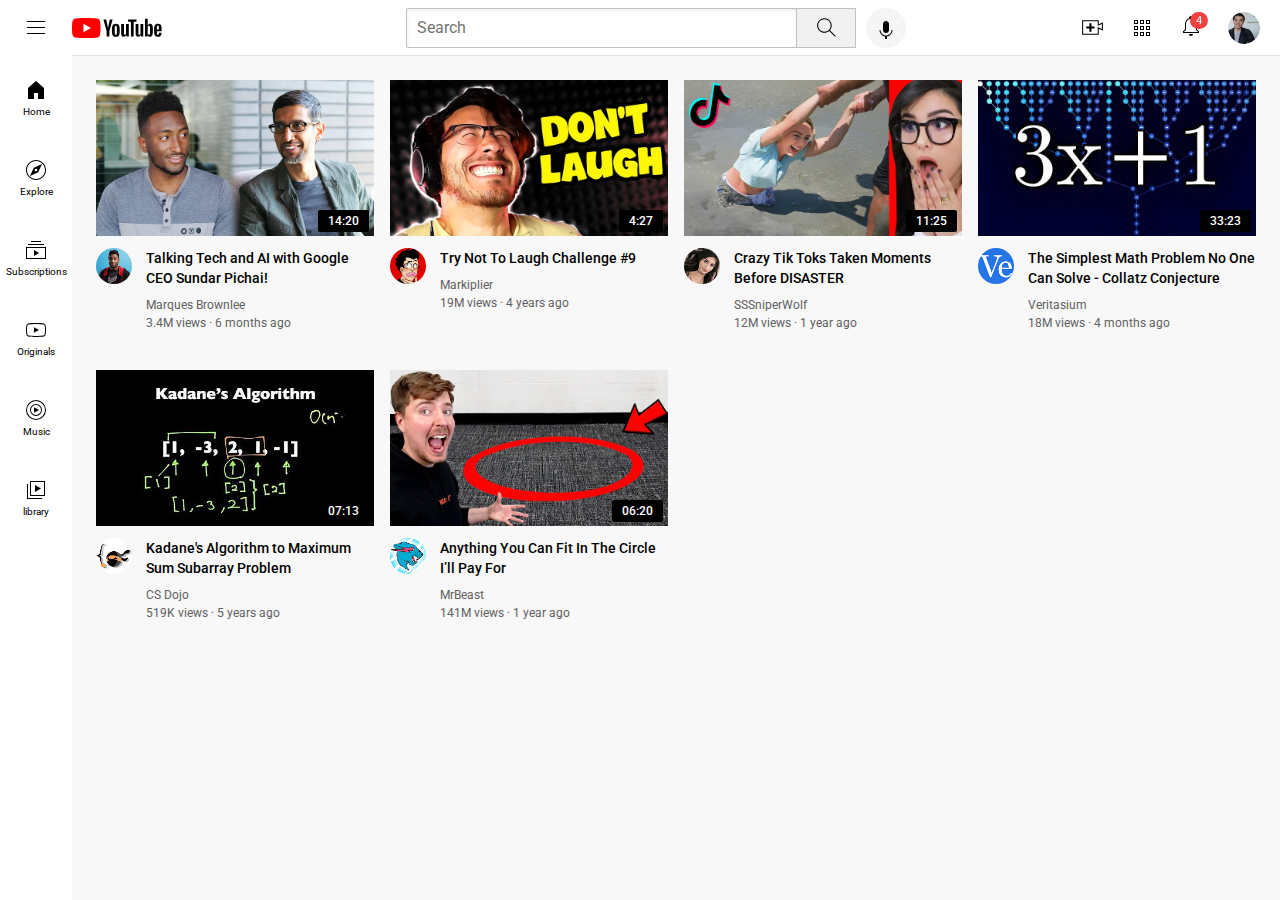
<file: index.html>
<!DOCTYPE html>
<html>
  <head>
    <title>YouTube.com Clone</title>

    <link rel="preconnect" href="https://fonts.googleapis.com">
    <link rel="preconnect" href="https://fonts.gstatic.com" crossorigin>
    <link href="https://fonts.googleapis.com/css2?family=Roboto:wght@400;500;700&display=swap" rel="stylesheet">

    <link rel="stylesheet" href="styles/general.css">
    <link rel="stylesheet" href="styles/header.css">
    <link rel="stylesheet" href="styles/video.css">
    <link rel="stylesheet" href="styles/sidebar.css">

  </head>
  <body>
    <div class="header">
      <div class="left-section">
        <img class="hamburger-logo" src="icons/hamburger-menu.svg">
        <img class="youtube-logo" src="icons/youtube-logo.svg">
      </div>
      <div class="middle-section">
        <input class="search-bar" type="text" placeholder="Search">
        <button class="search-button">
          <img class="search-icon"src="icons/search.svg">
          <div class="tooltip">Search</div>
        </button>
        <button class=voice-search-button>
          <img class=voice-search-icon src="icons/voice-search-icon.svg">
          <div class="tooltip">Search with your voice</div>
        </button>
      </div>
      <div class="right-section">
        <div class="upload-icon-container">
          <img class="search-icon"src="icons/upload.svg">
          <div class="tooltip">Create</div>

        </div>
        
        <img class="youtube-apps-icon"src="icons/youtube-apps.svg">
        <div class="notifications-icon-container">
          <img class="notifications-icon"src="icons/notifications.svg">
          <div class="notifications-count">4</div>

        </div>

        <img class="current-user-picture"src="channel-pictures/my-channel.jpeg">


      </div>
      

    </div>

    <div class="sidebar">
      <div class="sidebar-link">
        <img src="icons/home.svg">
        <div>Home</div>
      </div>
      <div class="sidebar-link">
        <img src="icons/explore.svg">
        <div>Explore</div>
      </div>
      <div class="sidebar-link">
        <img src="icons/subscriptions.svg">
        <div>Subscriptions</div>
      </div>
      <div class="sidebar-link">
        <img src="icons/originals.svg">
        <div>Originals</div>
      </div>
      <div class="sidebar-link">
        <img src="icons/youtube-music.svg">
        <div>Music</div>
      </div>
      <div class="sidebar-link">
        <img src="icons/library.svg">
        <div>library</div>
      </div>




  
    </div>
    

    <div class="video-grid">
      <div class="video-preview">
        <div class="thumbnail-row">
          
          <img class="thumbnail" src="thumbnails/thumbnail-1.webp">
          <div class="video-time">14:20</div>
        </div>
        <div class="video-info-grid">
          <div class="channel-picture">
            <img class="profile-picture" src="channel-pictures/channel-1.jpeg">
          </div>
          <div class="video-info">
            <p class="video-title">
              Talking Tech and AI with Google CEO Sundar Pichai!
            </p>
            <p class="video-author">
              Marques Brownlee
            </p>
            <p class="video-stats">
              3.4M views &#183; 6 months ago
            </p>
          </div>
        </div>
      </div>

      <div class="video-preview">
        <div class="thumbnail-row">
          <img class="thumbnail" src="thumbnails/thumbnail-2.webp">
          <div class="video-time">4:27</div>
        </div>
        <div class="video-info-grid">
          <div class="channel-picture">
            <img class="profile-picture" src="channel-pictures/channel-2.jpeg">
          </div>
          <div class="video-info">
            <p class="video-title">
              Try Not To Laugh Challenge #9
            </p>
            <p class="video-author">
              Markiplier
            </p>
            <p class="video-stats">
              19M views &#183; 4 years ago
            </p>
          </div>
        </div>
      </div>

      <div class="video-preview">
        <div class="thumbnail-row">
          <img class="thumbnail" src="thumbnails/thumbnail-3.webp">
          <div class="video-time">11:25</div>
        </div>
        <div class="video-info-grid">
          <div class="channel-picture">
            <img class="profile-picture" src="channel-pictures/channel-3.jpeg">
          </div>
          <div class="video-info">
            <p class="video-title">
              Crazy Tik Toks Taken Moments Before DISASTER
            </p>
            <p class="video-author">
              SSSniperWolf
            </p>
            <p class="video-stats">
              12M views &#183; 1 year ago
            </p>
          </div>
        </div>
      </div>

      <div class="video-preview">
        <div class="thumbnail-row">
          <img class="thumbnail" src="thumbnails/thumbnail-4.webp">
          <div class="video-time">33:23</div>
        </div>
        <div class="video-info-grid">
          <div class="channel-picture">
            <img class="profile-picture" src="channel-pictures/channel-4.jpeg">
          </div>
          <div class="video-info">
            <p class="video-title">
              The Simplest Math Problem No One Can Solve - Collatz Conjecture
            </p>
            <p class="video-author">
              Veritasium
            </p>
            <p class="video-stats">
              18M views &#183; 4 months ago
            </p>
          </div>
        </div>
      </div>

      <div class="video-preview">
        <div class="thumbnail-row">
          <img class="thumbnail" src="thumbnails/thumbnail-5.webp">
          <div class="video-time">07:13</div>
        </div>
        <div class="video-info-grid">
          <div class="channel-picture">
            <img class="profile-picture" src="channel-pictures/channel-5.jpeg">
          </div>
          <div class="video-info">
            <p class="video-title">
              Kadane's Algorithm to Maximum Sum Subarray Problem
            </p>
            <p class="video-author">
              CS Dojo
            </p>
            <p class="video-stats">
              519K views &#183; 5 years ago
            </p>
          </div>
        </div>
      </div>

      <div class="video-preview">
        <div class="thumbnail-row">
          <img class="thumbnail" src="thumbnails/thumbnail-6.webp">
          <div class="video-time">06:20</div>
        </div>
        <div class="video-info-grid">
          <div class="channel-picture">
            <img class="profile-picture" src="channel-pictures/channel-6.jpeg">
          </div>
          <div class="video-info">
            <p class="video-title">
              Anything You Can Fit In The Circle I’ll Pay For
            </p>
            <p class="video-author">
              MrBeast
            </p>
            <p class="video-stats">
              141M views &#183; 1 year ago
            </p>
          </div>
        </div>
      </div>
    </div>
  </body>
</html>
</file>
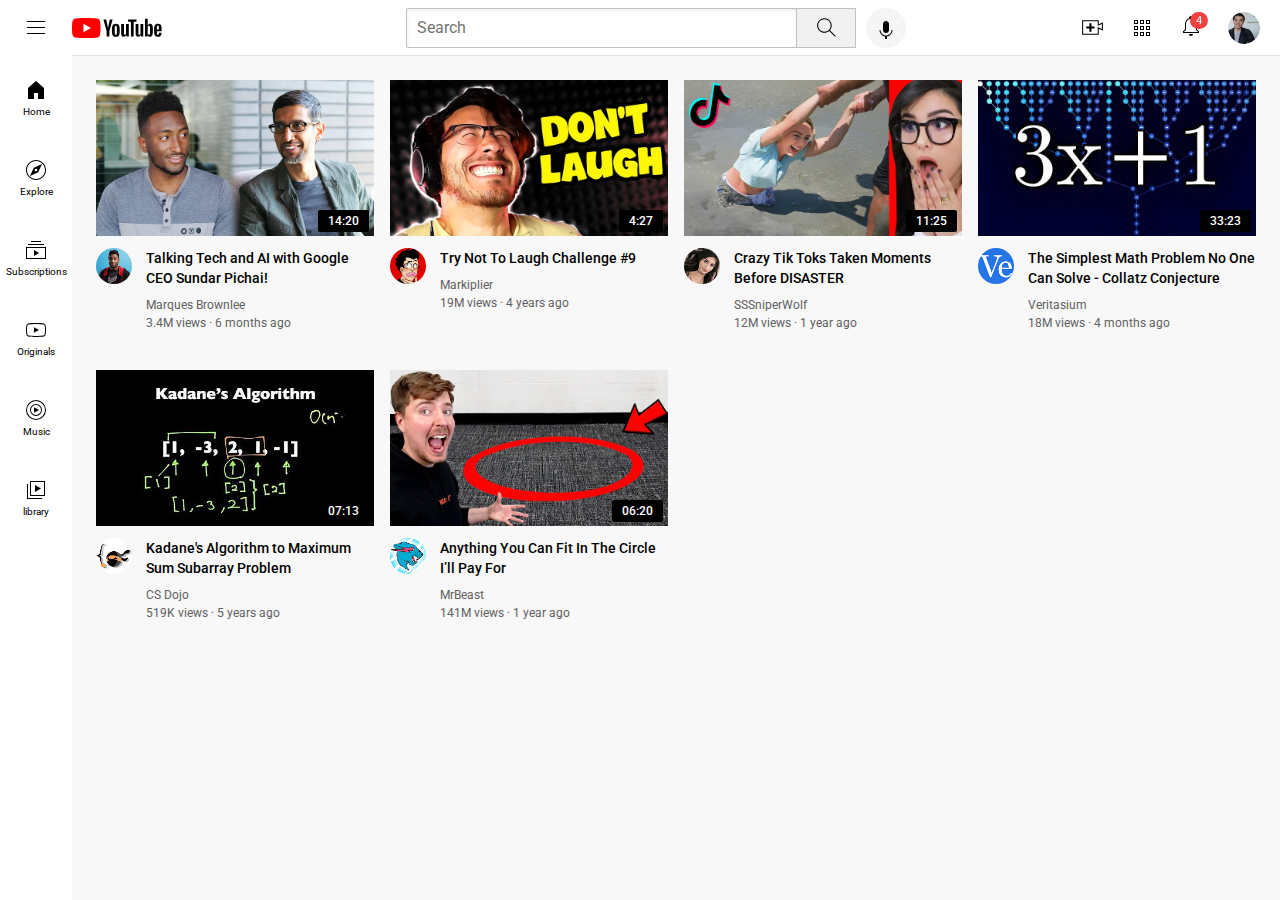
<file: youtube.html>
<!DOCTYPE html>
<html>
  <head>
    <title>YouTube.com Clone</title>

    <link rel="preconnect" href="https://fonts.googleapis.com">
    <link rel="preconnect" href="https://fonts.gstatic.com" crossorigin>
    <link href="https://fonts.googleapis.com/css2?family=Roboto:wght@400;500;700&display=swap" rel="stylesheet">

    <link rel="stylesheet" href="styles/general.css">
    <link rel="stylesheet" href="styles/header.css">
    <link rel="stylesheet" href="styles/video.css">
    <link rel="stylesheet" href="styles/sidebar.css">

  </head>
  <body>
    <div class="header">
      <div class="left-section">
        <img class="hamburger-logo" src="icons/hamburger-menu.svg">
        <img class="youtube-logo" src="icons/youtube-logo.svg">
      </div>
      <div class="middle-section">
        <input class="search-bar" type="text" placeholder="Search">
        <button class="search-button">
          <img class="search-icon"src="icons/search.svg">
          <div class="tooltip">Search</div>
        </button>
        <button class=voice-search-button>
          <img class=voice-search-icon src="icons/voice-search-icon.svg">
          <div class="tooltip">Search with your voice</div>
        </button>
      </div>
      <div class="right-section">
        <div class="upload-icon-container">
          <img class="search-icon"src="icons/upload.svg">
          <div class="tooltip">Create</div>

        </div>
        
        <img class="youtube-apps-icon"src="icons/youtube-apps.svg">
        <div class="notifications-icon-container">
          <img class="notifications-icon"src="icons/notifications.svg">
          <div class="notifications-count">4</div>

        </div>

        <img class="current-user-picture"src="channel-pictures/my-channel.jpeg">


      </div>
      

    </div>

    <div class="sidebar">
      <div class="sidebar-link">
        <img src="icons/home.svg">
        <div>Home</div>
      </div>
      <div class="sidebar-link">
        <img src="icons/explore.svg">
        <div>Explore</div>
      </div>
      <div class="sidebar-link">
        <img src="icons/subscriptions.svg">
        <div>Subscriptions</div>
      </div>
      <div class="sidebar-link">
        <img src="icons/originals.svg">
        <div>Originals</div>
      </div>
      <div class="sidebar-link">
        <img src="icons/youtube-music.svg">
        <div>Music</div>
      </div>
      <div class="sidebar-link">
        <img src="icons/library.svg">
        <div>library</div>
      </div>




  
    </div>
    

    <div class="video-grid">
      <div class="video-preview">
        <div class="thumbnail-row">
          
          <img class="thumbnail" src="thumbnails/thumbnail-1.webp">
          <div class="video-time">14:20</div>
        </div>
        <div class="video-info-grid">
          <div class="channel-picture">
            <img class="profile-picture" src="channel-pictures/channel-1.jpeg">
          </div>
          <div class="video-info">
            <p class="video-title">
              Talking Tech and AI with Google CEO Sundar Pichai!
            </p>
            <p class="video-author">
              Marques Brownlee
            </p>
            <p class="video-stats">
              3.4M views &#183; 6 months ago
            </p>
          </div>
        </div>
      </div>

      <div class="video-preview">
        <div class="thumbnail-row">
          <img class="thumbnail" src="thumbnails/thumbnail-2.webp">
          <div class="video-time">4:27</div>
        </div>
        <div class="video-info-grid">
          <div class="channel-picture">
            <img class="profile-picture" src="channel-pictures/channel-2.jpeg">
          </div>
          <div class="video-info">
            <p class="video-title">
              Try Not To Laugh Challenge #9
            </p>
            <p class="video-author">
              Markiplier
            </p>
            <p class="video-stats">
              19M views &#183; 4 years ago
            </p>
          </div>
        </div>
      </div>

      <div class="video-preview">
        <div class="thumbnail-row">
          <img class="thumbnail" src="thumbnails/thumbnail-3.webp">
          <div class="video-time">11:25</div>
        </div>
        <div class="video-info-grid">
          <div class="channel-picture">
            <img class="profile-picture" src="channel-pictures/channel-3.jpeg">
          </div>
          <div class="video-info">
            <p class="video-title">
              Crazy Tik Toks Taken Moments Before DISASTER
            </p>
            <p class="video-author">
              SSSniperWolf
            </p>
            <p class="video-stats">
              12M views &#183; 1 year ago
            </p>
          </div>
        </div>
      </div>

      <div class="video-preview">
        <div class="thumbnail-row">
          <img class="thumbnail" src="thumbnails/thumbnail-4.webp">
          <div class="video-time">33:23</div>
        </div>
        <div class="video-info-grid">
          <div class="channel-picture">
            <img class="profile-picture" src="channel-pictures/channel-4.jpeg">
          </div>
          <div class="video-info">
            <p class="video-title">
              The Simplest Math Problem No One Can Solve - Collatz Conjecture
            </p>
            <p class="video-author">
              Veritasium
            </p>
            <p class="video-stats">
              18M views &#183; 4 months ago
            </p>
          </div>
        </div>
      </div>

      <div class="video-preview">
        <div class="thumbnail-row">
          <img class="thumbnail" src="thumbnails/thumbnail-5.webp">
          <div class="video-time">07:13</div>
        </div>
        <div class="video-info-grid">
          <div class="channel-picture">
            <img class="profile-picture" src="channel-pictures/channel-5.jpeg">
          </div>
          <div class="video-info">
            <p class="video-title">
              Kadane's Algorithm to Maximum Sum Subarray Problem
            </p>
            <p class="video-author">
              CS Dojo
            </p>
            <p class="video-stats">
              519K views &#183; 5 years ago
            </p>
          </div>
        </div>
      </div>

      <div class="video-preview">
        <div class="thumbnail-row">
          <img class="thumbnail" src="thumbnails/thumbnail-6.webp">
          <div class="video-time">06:20</div>
        </div>
        <div class="video-info-grid">
          <div class="channel-picture">
            <img class="profile-picture" src="channel-pictures/channel-6.jpeg">
          </div>
          <div class="video-info">
            <p class="video-title">
              Anything You Can Fit In The Circle I’ll Pay For
            </p>
            <p class="video-author">
              MrBeast
            </p>
            <p class="video-stats">
              141M views &#183; 1 year ago
            </p>
          </div>
        </div>
      </div>
    </div>
  </body>
</html>
</file>
<file: styles/general.css>
p {
  font-family: Roboto, Arial;
  margin-top: 0;
  margin-bottom: 0;
}

body {
  margin: 0;
  padding-top: 80px;
  padding-left: 96px;
  padding-right: 24px;
  background-color: rgb(248,248, 248)
}
</file>
<file: styles/header.css>
.header {
  height: 55px;

  display: flex;
  flex-direction: row;
  justify-content: space-between;
  position: fixed;
  top: 0;
  left: 0;
  right: 0;
  z-index: 100;
  background-color: white;
  border-bottom-width: 1px;
  border-bottom-style: solid;
  border-bottom-color: rgb(227, 227, 227);

}

.left-section {

  
  align-items: center;
  display: flex;

}

.middle-section {
  
  flex: 1;
  margin-left: 70px;
  max-width: 500px;
  align-items: center;
  display: flex;
}

.search-bar::placeholder {
  font-family: Roboto,Arial;
  font-size: 16px;

}

.search-bar {
  flex: 1;
  height: 36px;
  padding-left: 10px;
  font-size: 16px;
  border-width: 1px;
  border-style: solid;
  border-color: rgb(192, 192, 192);
  border-radius: 2px;
  box-shadow: inset 1px 2px 3px rgba(0, 0, 0, 0.05);
  width: 0;

}


.right-section {
  
  width: 180px;
  margin-right: 35px;
  display: flex;
  align-items: center;
  justify-content: space-between;
  margin-right: 20px;
  flex-shrink: 0;
}

.hamburger-logo {
  height: 24px;
  margin-left: 24px;
  margin-right: 24px;

}

.youtube-logo {
  height: 20px;
}

.search-button {
  height: 40px;
  width: 60px;
  background-color: rgb(240, 240, 240);
  
  border:1px solid rgb(192, 192, 192);
  margin-left: -1px;
  margin-right: 10px;
 
}

.search-button,.voice-search-button, .upload-icon-container{
  display: flex;
  justify-content: center;
  align-items: center;
  position: relative;
}

.search-icon {
  height: 25px;
  
}

.search-button .tooltip,.voice-search-button .tooltip ,.upload-icon-container .tooltip {
  font-family: Roboto,Arial;
  position: absolute;
  background-color: gray;
  color: white;
  padding-bottom: 4px;
  padding-left: 8px;
  padding-right: 8px;
  padding-top: 4px;
  border-radius: 2px;
  font-size: 12px;
  bottom: -30px;
  opacity: 0;
  transition: opacity 0.15s;
  pointer-events: none;
  white-space: nowrap;

}

.search-button:hover .tooltip,.voice-search-button:hover .tooltip  ,.upload-icon-container:hover .tooltip{
  opacity: 1;
}

.voice-search-button {
  height: 40px;
  width: 40px;
  border-radius: 20px;
  border:none;
  background-color: rgb(245, 245, 245);

}

.voice-search-icon {
  height: 24px;
  margin-top: 4px;
  
}

.upload-icon {
  height: 24px;
}

.youtube-apps-icon {
  height: 24px;
}

.notifications-icon {
  height: 24px;

}

.notifications-icon-container {
  position: relative;
}

.notifications-count {
  position: absolute;
  top: -2px;
  right: -5px;
  background-color: rgb(241, 65, 65);
  color: white;
  font-family: Roboto,Arial;
  font-size: 11px;
  padding-left: 6px;
  padding-right: 6px;
  padding-top: 2px;
  padding-bottom: 2px;
  border-radius: 10px;
}

.current-user-picture {
  height: 32px;
  border-radius: 16px;
}
</file>
<file: styles/video.css>
.thumbnail {
  width: 100%;
}



.video-title {
  margin-top: 0;
  font-size: 14px;
  font-weight: 500;
  line-height: 20px;
  margin-bottom: 10px;
}

.video-info-grid {
  display: grid;
  grid-template-columns: 50px 1fr;
}

.profile-picture {
  width: 36px;
  border-radius: 50px;
}

.thumbnail-row {
  margin-bottom: 8px;
  position: relative;
}

.video-author,
.video-stats {
  font-size: 12px;
  color: rgb(96, 96, 96);
}

.video-author {
  margin-bottom: 4px;
}

.video-grid {
  display: grid;
  grid-template-columns: 1fr 1fr 1fr;
  column-gap: 16px;
  row-gap: 40px;
  

}
@media (max-width: 750px) {
  .video-grid {
    grid-template-columns: 1fr 1fr;
  }
}

@media (min-width: 751px) and (max-width: 999px) {
  .video-grid {
    grid-template-columns: 1fr 1fr 1fr;
  }
}

@media (min-width: 1000px) {
  .video-grid {
    grid-template-columns: 1fr 1fr 1fr 1fr;
  }
}
.video-time {
  font-family: Roboto,Arial;
  font-size: 12px;
  font-weight: 500;
  padding: 4px 10px;
  background-color: black;
  color: white;
  position: absolute;
  bottom: 8px;
  right: 5px;
  border-radius: 2px;
}
</file>
<file: styles/sidebar.css>
.sidebar {
  position: fixed;
  left: 0;
  bottom: 0;
  top: 55px;
  background-color: white;
  width: 72px;
  z-index: 200;
}

.sidebar-link {
  height: 74px;
  margin-bottom: 1px;
  display: flex;
  justify-content: center;
  align-items: center;
  flex-direction: column;
  padding-top: 5px;
  cursor: pointer;

}
.sidebar-link:hover {
  background-color: rgb(235, 235, 235);

}

.sidebar-link img {
  height: 24px;
  margin-bottom: 4px;

}

.sidebar-link div {
  font-family: Roboto,Arial;
  font-size: 10px;


}
</file>
